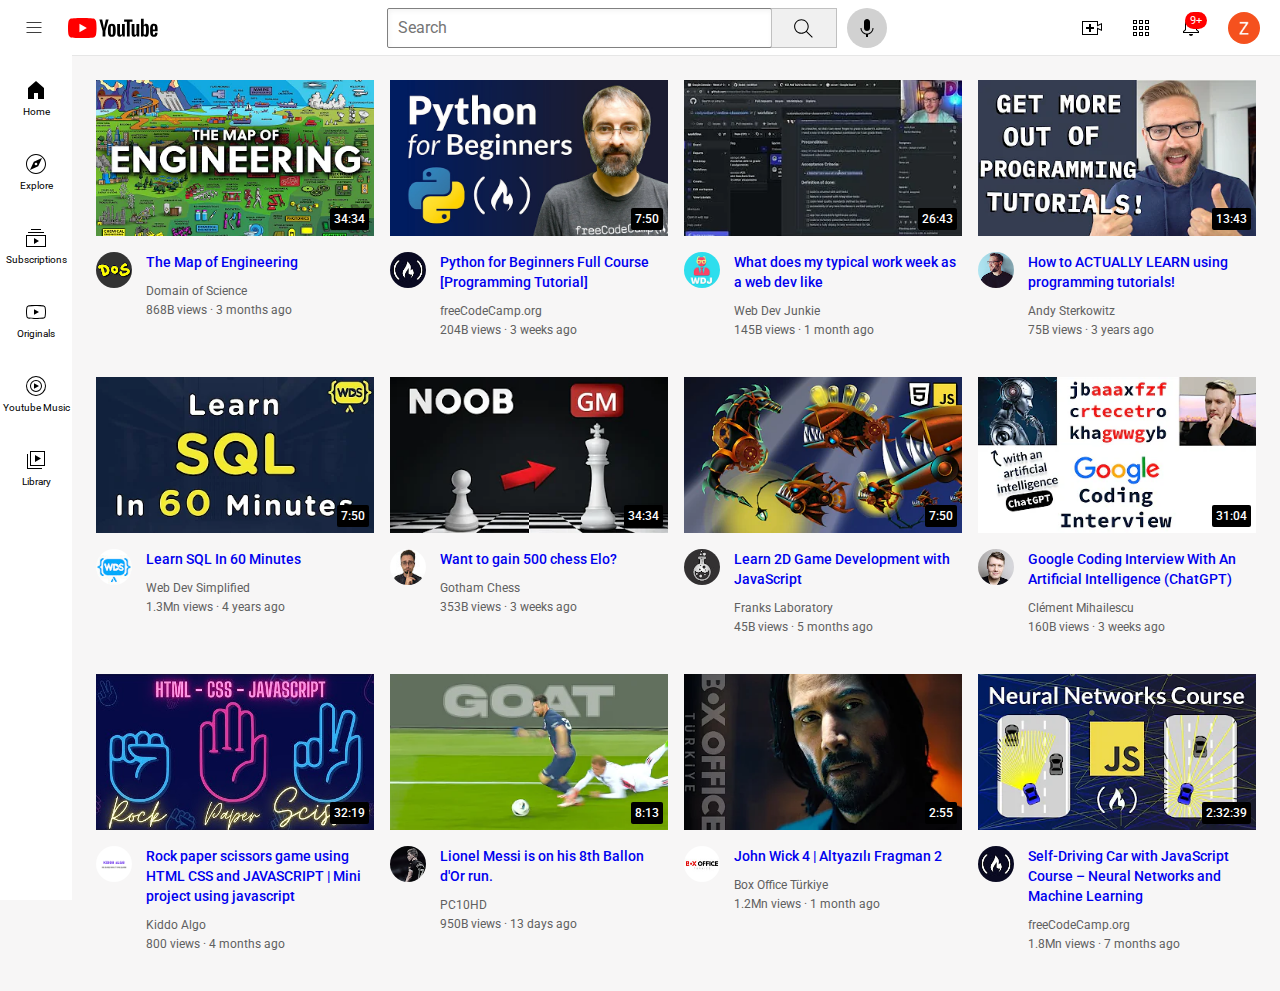
<file: youtube-clone/index.html>
<!DOCTYPE html>
<html lang="en">
<head>
    <title>Youtube Clone</title>
    <link rel="preconnect" href="https://fonts.googleapis.com">
    <link rel="preconnect" href="https://fonts.gstatic.com" crossorigin>
    <link href="https://fonts.googleapis.com/css2?family=Roboto:wght@400;700&display=swap" rel="stylesheet"> 
    <link rel="stylesheet" href="styles/general.css">
    <link rel="stylesheet" href="styles/header.css">
    <link rel="stylesheet" href="styles/video.css">
    <link rel="stylesheet" href="styles/sidebar.css">
    <script src="index.js"></script>
</head>
<body>
    <div class="header">
        <div class="left-section">
            <img class="hamburger-menu" src="icons/hamburger-menu.svg">
            <img class="youtube-logo" src="icons/youtube-logo.svg">
        </div>
        <div class="middle-section">
            <input class="search-box" id="search-bar" type="text" placeholder="Search" onkeyup="search()">
            <button class="search-button">
                <img class="search-icon" src="icons/search.svg">
            </button>
            <button class="voice-search-button">
                <img class="voice-search-icon" src="icons/voice-search-icon.svg">
            </button>
        </div>
        <div class="right-section">
            <img class="upload-icon" src="icons/upload.svg">
            <img class="youtube-apps-icon" src="icons/youtube-apps.svg">
            <div class="notifications-icon-container">
                <img class="notifications-icon" src="icons/notifications.svg">
                <div class="notifications-count">9+</div>
            </div>
            <img class="current-user-picture" src="channel-pictures/ownchan.jpg">
        </div>
        <div class="sidebar">
            <div class="sidebar-link">
                <img src="icons/home.svg">
                <div>Home</div>
            </div>
            <div class="sidebar-link">
                <img src="icons/explore.svg">
                <div>Explore</div>
            </div>
            <div class="sidebar-link">
                <img src="icons/subscriptions.svg">
                <div>Subscriptions</div>
            </div>
            <div class="sidebar-link">
                <img src="icons/originals.svg">
                <div>Originals</div>
            </div>
            <div class="sidebar-link">
                <img src="icons/youtube-music.svg">
                <div>Youtube Music</div>
            </div>
            <div class="sidebar-link">
                <img src="icons/library.svg">
                <div>Library</div>
            </div>
        </div>
    </div>
    <main>
        <section class="video-grid" id="video-grid">
            <div class="video-preview">
                <div class="thumbnail-row">
                    <a href="https://www.youtube.com/watch?v=pQgxiQAMTTo" target="_blank">
                        <img class="thumbnail" src="thumbnails/image8.jpg">
                    </a>
                    <div class="video-time"> 34:34  </div>
                </div>
                <div class="video-info-grid">
                    <div class="channel-picture">
                        <img class="profile-picture" src="channel-pictures/chan8.jpg">
                    </div>
                    <div class="video-info">
                        <a style="text-decoration:none" href="https://www.youtube.com/watch?v=pQgxiQAMTTo" target="_blank">
                            <p class="video-title">The Map of Engineering</p>
                        </a>      
                        <p class="video-author">Domain of Science</p>
                        <p class="video-stats">868B views &#183; 3 months ago</p>
                    </div>
                </div>
            </div>           
            <div class="video-preview">
                <div class="thumbnail-row">
                    <a href="https://www.youtube.com/watch?v=eWRfhZUzrAc" target="_blank">
                        <img class="thumbnail" src="thumbnails/image2.jpg">
                    </a>
                    <div class="video-time"> 7:50  </div>
                </div>
                <div class="video-info-grid">
                    <div class="channel-picture">
                        <img class="profile-picture" src="channel-pictures/chan2.jpg">
                    </div>
                    <div class="video-info">
                        <a style="text-decoration:none" href="https://www.youtube.com/watch?v=eWRfhZUzrAc" target="_blank">
                            <p class="video-title">Python for Beginners  Full Course [Programming Tutorial]</p>
                        </a>                       
                        <p class="video-author">freeCodeCamp.org</p>
                        <p class="video-stats">204B views &#183; 3 weeks ago</p>
                    </div>
                </div>
            </div>           
            <div class="video-preview">
                <div class="thumbnail-row">
                    <a href="https://www.youtube.com/watch?v=KHX4jXDKgE4" target="_blank">
                        <img class="thumbnail" src="thumbnails/image3.jpg">
                    </a>
                    <div class="video-time"> 26:43  </div>
                </div>
                <div class="video-info-grid">
                    <div class="channel-picture">
                        <img class="profile-picture" src="channel-pictures/chan3.jpeg">
                    </div>
                    <div class="video-info">
                        <a style="text-decoration:none" href="https://www.youtube.com/watch?v=KHX4jXDKgE4" target="_blank">
                            <p class="video-title">What does my typical work week as a web dev like</p>
                        </a>    
                        <p class="video-author">Web Dev Junkie</p>
                        <p class="video-stats">145B views &#183; 1 month ago</p>
                    </div>
                </div>
            </div>            
            <div class="video-preview">
                <div class="thumbnail-row">
                    <a href="https://www.youtube.com/watch?v=afop7R5h5vw" target="_blank">
                        <img class="thumbnail" src="thumbnails/image4.jpg">
                    </a>
                    <div class="video-time"> 13:43  </div>
                </div>
                <div class="video-info-grid">
                    <div class="channel-picture">
                        <img class="profile-picture" src="channel-pictures/chan4.jpg">
                    </div>
                    <div class="video-info">
                        <a style="text-decoration:none" href="https://www.youtube.com/watch?v=afop7R5h5vw" target="_blank">
                            <p class="video-title">How to ACTUALLY LEARN using programming tutorials!</p>
                        </a>                      
                        <p class="video-author">Andy Sterkowitz</p>
                        <p class="video-stats">75B views &#183; 3 years ago</p>
                    </div>
                </div>
            </div>          
            <div class="video-preview">
                <div class="thumbnail-row">
                    <a href="https://www.youtube.com/watch?v=p3qvj9hO_Bo&t=2s" target="_blank">
                        <img class="thumbnail" src="thumbnails/image5.jpg">
                    </a>
                    <div class="video-time"> 7:50  </div>
                </div>
                <div class="video-info-grid">
                    <div class="channel-picture">
                        <img class="profile-picture" src="channel-pictures/chan5.jpg">
                    </div>
                    <div class="video-info">
                        <a style="text-decoration:none" href="https://www.youtube.com/watch?v=p3qvj9hO_Bo&t=2s" target="_blank">
                            <p class="video-title">Learn SQL In 60 Minutes</p>
                        </a>
                        <p class="video-author">Web Dev Simplified</p>
                        <p class="video-stats">1.3Mn views &#183; 4 years ago</p>
                    </div>
                </div>
            </div>           
            <div class="video-preview">
                <div class="thumbnail-row">
                    <a href="https://www.youtube.com/watch?v=dF8hrkuExF4&t=1s" target="_blank">
                        <img class="thumbnail" src="thumbnails/image6.jpg">
                    </a>
                    <div class="video-time"> 34:34  </div>
                </div>
                <div class="video-info-grid">
                    <div class="channel-picture">
                        <img class="profile-picture" src="channel-pictures/chan6.jpg">
                    </div>
                    <div class="video-info">
                        <a style="text-decoration:none" href="https://www.youtube.com/watch?v=dF8hrkuExF4&t=1s" target="_blank">
                            <p class="video-title">Want to gain 500 chess Elo?</p>
                        </a>
                        <p class="video-author">Gotham Chess</p>
                        <p class="video-stats">353B views &#183; 3 weeks ago</p>
                    </div>
                </div>
            </div>
            <div class="video-preview">
                <div class="thumbnail-row">
                    <a href="https://www.youtube.com/watch?v=EvC3ge_puQk" target="_blank">
                        <img class="thumbnail" src="thumbnails/image7.jpg">
                    </a>
                    <div class="video-time"> 7:50  </div>
                </div>
                <div class="video-info-grid">
                    <div class="channel-picture">
                        <img class="profile-picture" src="channel-pictures/chan7.jpg">
                    </div>
                    <div class="video-info">
                        <a style="text-decoration:none" href="https://www.youtube.com/watch?v=EvC3ge_puQk" target="_blank">
                            <p class="video-title">Learn 2D Game Development with JavaScript</p>
                        </a>
                        <p class="video-author">Franks Laboratory</p>
                        <p class="video-stats">45B views &#183; 5 months ago</p>
                    </div>
                </div>
            </div>
            <div class="video-preview">
                <div class="thumbnail-row">
                    <a href="https://www.youtube.com/watch?v=gOf2SQVMUL0&t=1s" target="_blank">
                        <img class="thumbnail" src="thumbnails/image9.jpg">
                    </a>
                    <div class="video-time"> 31:04  </div>
                </div>
                <div class="video-info-grid">
                    <div class="channel-picture">
                        <img class="profile-picture" src="channel-pictures/chan9.jpg">
                    </div>
                    <div class="video-info">
                        <a style="text-decoration:none" href="https://www.youtube.com/watch?v=gOf2SQVMUL0&t=1s" target="_blank">
                            <p class="video-title">Google Coding Interview With An Artificial Intelligence (ChatGPT)</p>
                        </a>
                        <p class="video-author">Clément Mihailescu</p>
                        <p class="video-stats">160B views &#183; 3 weeks ago</p>
                    </div>
                </div>
            </div>
            <div class="video-preview">
                <div class="thumbnail-row">
                    <a href="https://www.youtube.com/watch?v=KCsIiGo5zC0&t=1s" target="_blank">
                        <img class="thumbnail" src="thumbnails/image1.jpg">
                    </a>
                    <div class="video-time"> 32:19  </div>
                </div>
                <div class="video-info-grid">
                    <div class="channel-picture">
                        <img class="profile-picture" src="channel-pictures/chan1.jpg">
                    </div>
                    <div class="video-info">
                        <a style="text-decoration:none" href="https://www.youtube.com/watch?v=KCsIiGo5zC0&t=1s" target="_blank">
                            <p class="video-title">Rock paper scissors game using HTML CSS and JAVASCRIPT | Mini project using javascript</p>
                        </a>
                        <p class="video-author">Kiddo Algo</p>
                        <p class="video-stats">800 views &#183; 4 months ago</p>
                    </div>
                </div>
            </div>
            <div class="video-preview">
                <div class="thumbnail-row">
                    <a href="https://www.youtube.com/watch?v=bsfug6itlEY" target="_blank">
                        <img class="thumbnail" src="thumbnails/image10.jpg">
                    </a>
                    <div class="video-time"> 8:13  </div>
                </div>
                <div class="video-info-grid">
                    <div class="channel-picture">
                        <img class="profile-picture" src="channel-pictures/chan10.jpg">
                    </div>
                    <div class="video-info">
                        <a style="text-decoration:none" href="https://www.youtube.com/watch?v=bsfug6itlEY" target="_blank">
                            <p class="video-title">Lionel Messi is on his 8th Ballon d'Or run.</p>
                        </a>
                        <p class="video-author">PC10HD</p>
                        <p class="video-stats">950B views &#183; 13 days ago</p>
                    </div>
                </div>
            </div>
            <div class="video-preview">
                <div class="thumbnail-row">
                    <a href="https://www.youtube.com/watch?v=EShMQOvpvVg&t=1s" target="_blank">
                        <img class="thumbnail" src="thumbnails/image11.jpg">
                    </a>
                    <div class="video-time"> 2:55  </div>
                </div>
                <div class="video-info-grid">
                    <div class="channel-picture">
                        <img class="profile-picture" src="channel-pictures/chan11.jpg">
                    </div>
                    <div class="video-info">
                        <a style="text-decoration:none" href="https://www.youtube.com/watch?v=EShMQOvpvVg&t=1s" target="_blank">
                            <p class="video-title">John Wick 4 | Altyazılı Fragman 2</p>
                        </a>
                        <p class="video-author">Box Office Türkiye</p>
                        <p class="video-stats">1.2Mn views &#183; 1 month ago</p>
                    </div>
                </div>
            </div>
            <div class="video-preview">
                <div class="thumbnail-row">
                    <a href="https://www.youtube.com/watch?v=Rs_rAxEsAvI" target="_blank">
                        <img class="thumbnail" src="thumbnails/image12.jpg">
                    </a>
                    <div class="video-time"> 2:32:39  </div>
                </div>
                <div class="video-info-grid">
                    <div class="channel-picture">
                        <img class="profile-picture" src="channel-pictures/chan2.jpg">
                    </div>
                    <div class="video-info">
                        <a style="text-decoration:none" href="https://www.youtube.com/watch?v=Rs_rAxEsAvI" target="_blank">
                            <p class="video-title">Self-Driving Car with JavaScript Course – Neural Networks and Machine Learning</p>
                        </a>
                        <p class="video-author">freeCodeCamp.org</p>
                        <p class="video-stats">1.8Mn views &#183; 7 months ago</p>
                    </div>
                </div>
            </div>
        
        <section>
    </main>
</body>
</html>
</file>
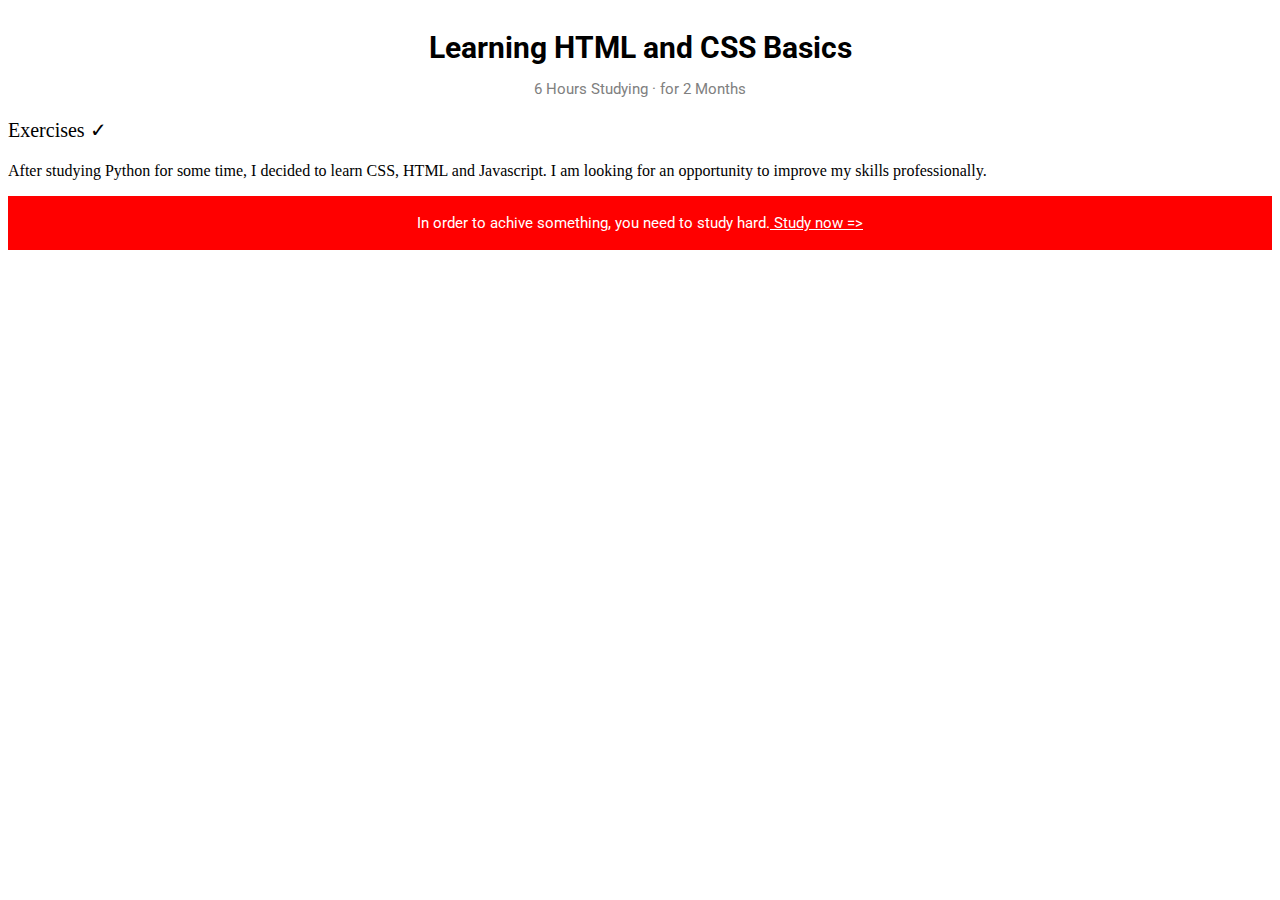
<file: text.html>
<!DOCTYPE html>
<html>
    <head>
        <title>Practice Text</title>
       
        <link rel="preconnect" href="https://fonts.googleapis.com">
        <link rel="preconnect" href="https://fonts.gstatic.com" crossorigin>
        <link href="https://fonts.googleapis.com/css2?family=Roboto:wght@400;700&display=swap" rel="stylesheet">
        
        <link rel="stylesheet" href="styles/text.css">
    </head>

    <body>
        <p class="main-title">
            Learning HTML and CSS Basics
        </p>
        
        <p class="main-subtext">
            6 Hours Studying &#183; for 2 Months
        </p>
        
        <p class="min">
            Exercises &#10003;
        </p>
        
        <p class="Main-para">
            After studying Python for some time, I decided to learn CSS, HTML and Javascript. I am looking for an opportunity to improve 
            my skills professionally.
        </p>
        
        <p class="study-text">
            In order to achive something, you need to study hard.<span class="span-ex"> Study now =></span>
        </p>
    </body>
</html>
</file>
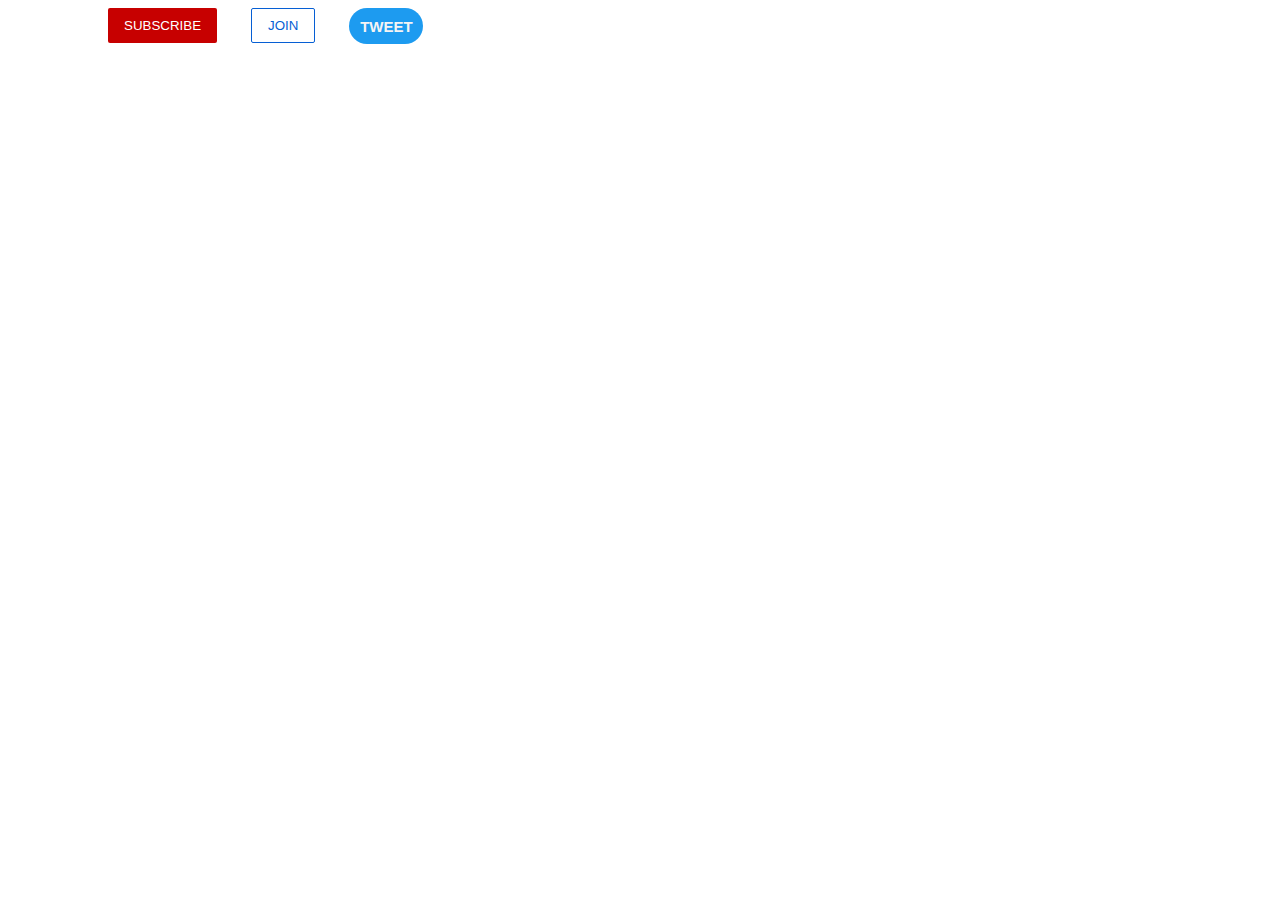
<file: intro-to-html and css/buttons.html>
<!DOCTYPE html>
<html>
    <head>
        <title>Practice Buttons</title>
        <link rel="stylesheet" href="styles/buttons.css">
    </head>

    <body>
        <button class="subscribe-button">SUBSCRIBE</button>
        <button class="join-button">JOIN</button>
        <button class="tweet-button">TWEET</button>
    </body>
</html>
</file>
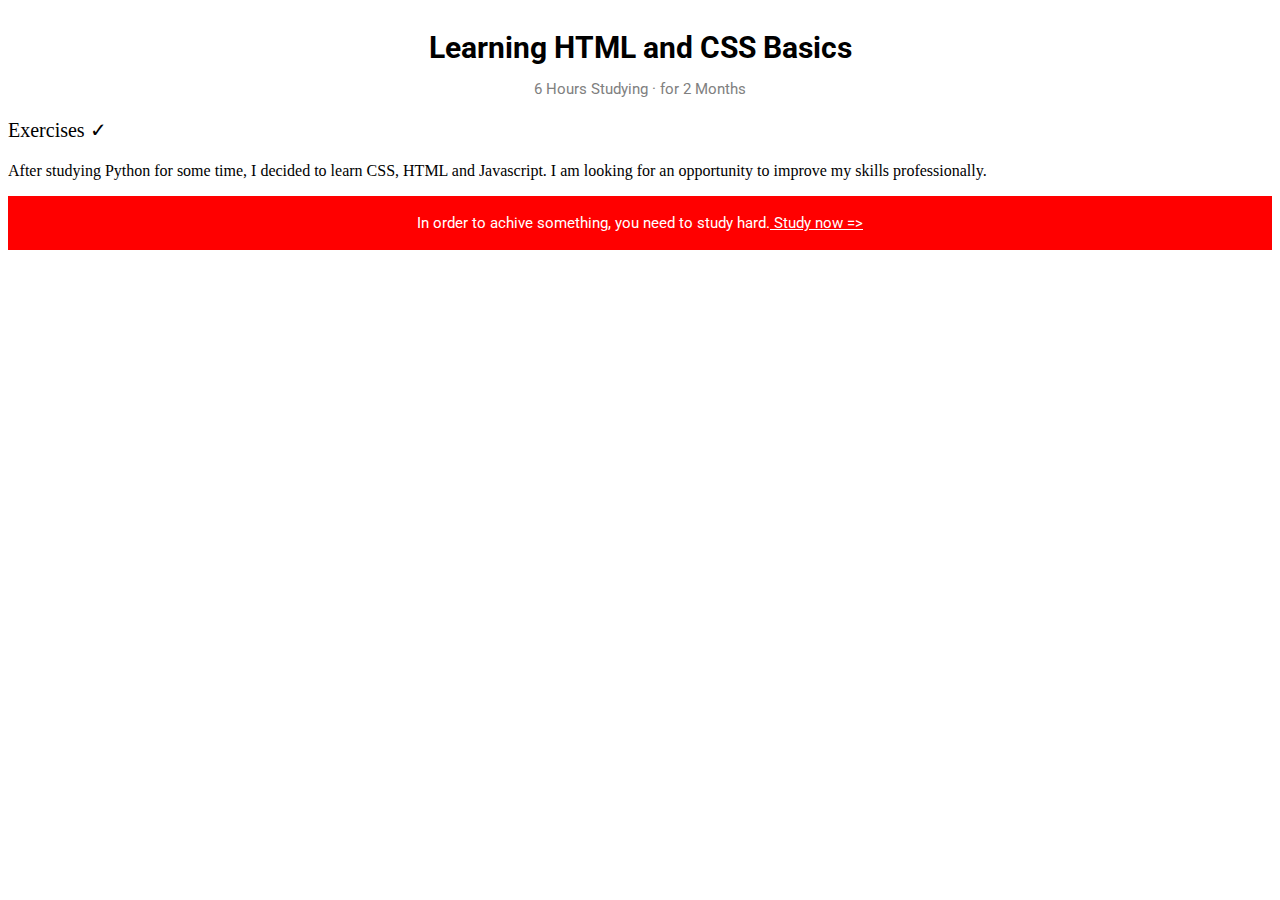
<file: intro-to-html and css/text.html>
<!DOCTYPE html>
<html>
    <head>
        <title>Practice Text</title>
       
        <link rel="preconnect" href="https://fonts.googleapis.com">
        <link rel="preconnect" href="https://fonts.gstatic.com" crossorigin>
        <link href="https://fonts.googleapis.com/css2?family=Roboto:wght@400;700&display=swap" rel="stylesheet">
        <link rel="stylesheet" href="styles/text.css">
    </head>

    <body>
        <p class="main-title">
            Learning HTML and CSS Basics
        </p>
        
        <p class="main-subtext">
            6 Hours Studying &#183; for 2 Months
        </p>
        
        <p class="min">
            Exercises &#10003;
        </p>
        
        <p class="Main-para">
            After studying Python for some time, I decided to learn CSS, HTML and Javascript. I am looking for an opportunity to improve 
            my skills professionally.
        </p>
        
        <p class="study-text">
            In order to achive something, you need to study hard.<span class="span-ex"> Study now =></span>
        </p>
    </body>
</html>
</file>
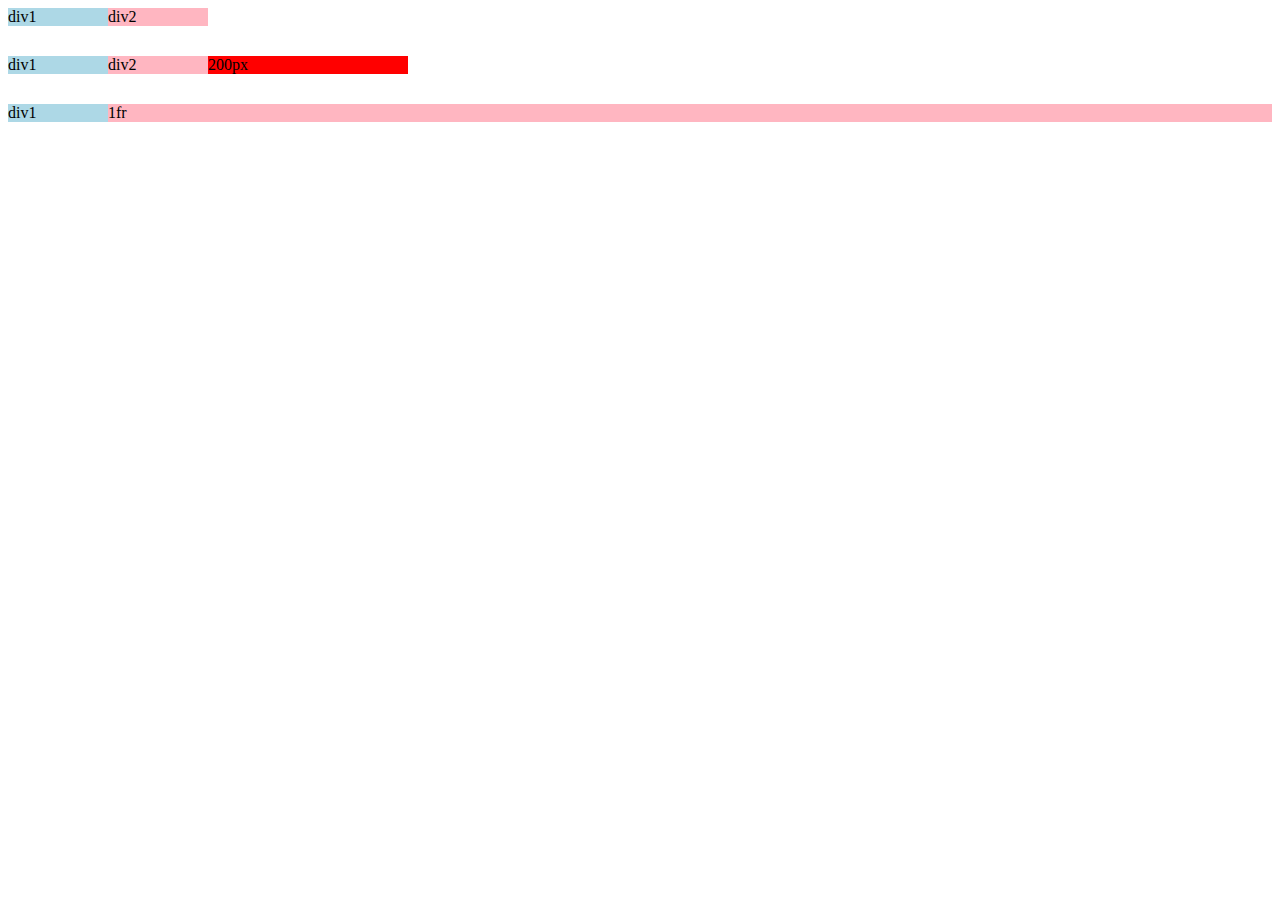
<file: youtube-clone/grid.html>
<!DOCTYPE html>
<html lang="en">
<head>
    <title>Grid</title>
</head>
<body>
    <div style="
        display:grid;
        grid-template-columns:100px 100px ;
        ">
            <div style="background-color: lightblue">div1</div>
            <div style="background-color: lightpink">div2</div>
    </div>
    <div style="
        margin-top:30px;
        display:grid;
        grid-template-columns:100px 100px 200px;
        ">
            <div style="background-color: lightblue">div1</div>
            <div style="background-color: lightpink">div2</div>
            <div style="background-color: red">200px</div>
    </div>
    
    <div style="
        margin-top:30px;
        display:grid;
        grid-template-columns:100px 1fr ;
        ">
            <div style="background-color: lightblue">div1</div>
            <div style="background-color: lightpink">1fr</div>
            
     </div>

    
</body>
</html>
</file>
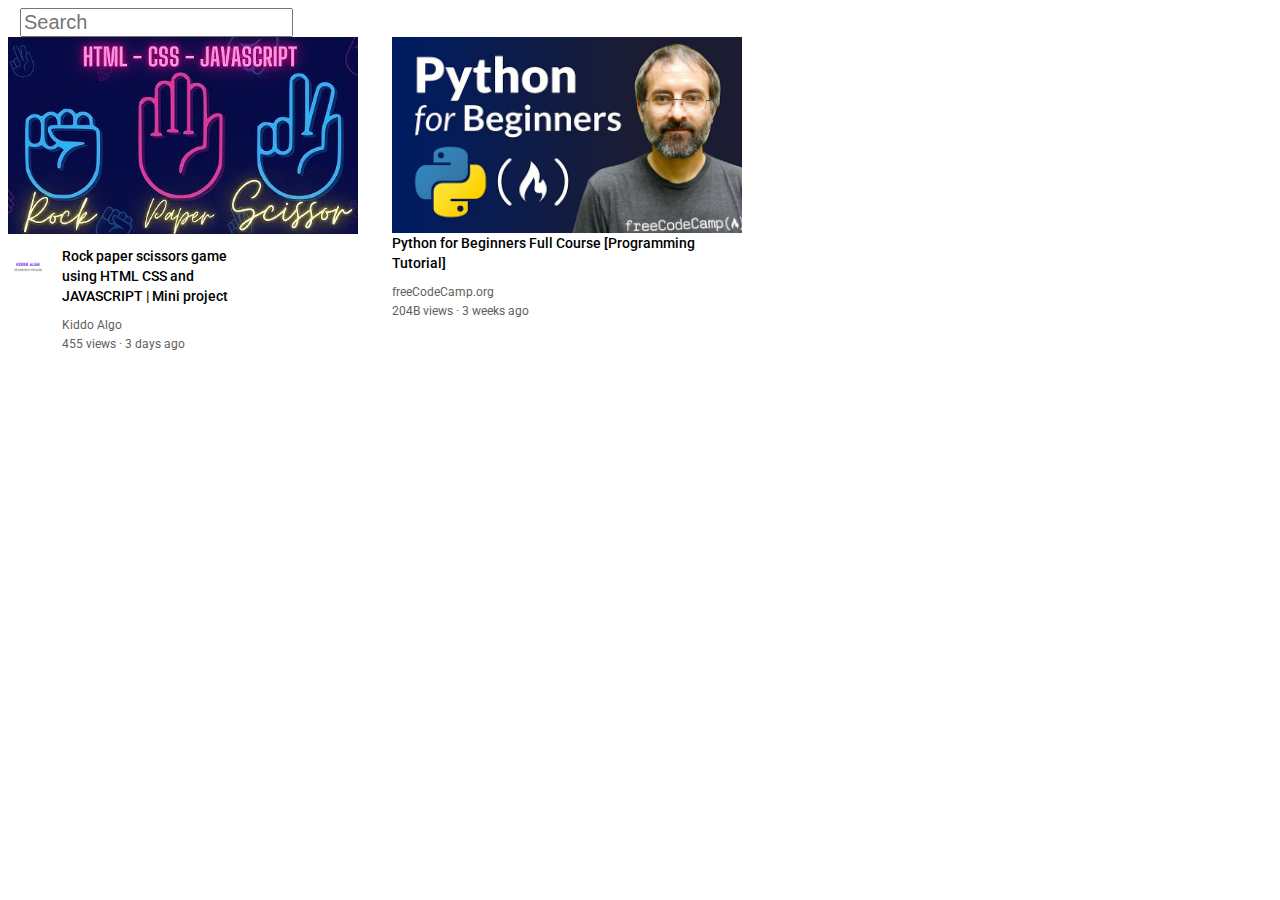
<file: youtube-clone/text.html>
<!DOCTYPE html>
<html lang="en">
<head>
    <title>Youtube Clone</title>
    <link rel="preconnect" href="https://fonts.googleapis.com">
    <link rel="preconnect" href="https://fonts.gstatic.com" crossorigin>
    <link href="https://fonts.googleapis.com/css2?family=Roboto:wght@400;700&display=swap" rel="stylesheet">
<style>
    p{
        font-family: Roboto , Arial;
        margin-top: 0;
        margin-bottom: 0;
    }
        .thumbnail{
            width: 350px;
            display: block;
        }
        .search-box{
            font-size: 20px;
            margin-left: 12px;
            display: block;
        }
        .video-title{
            margin-top: 0;
            font-size: 14px;
            font-weight: 500;
            line-height: 20px;
            margin-bottom: 12px;
        }
        .video-preview{
            width:350px ;
            display: inline-block;
            vertical-align: top;
            margin-right: 30px;
        }
        .channel-picture{
            display: inline-block;
            width: 50px;
            vertical-align: top;
        }
        .video-info{
            display: inline-block;
            width: 200px;
        }
        .profile-picture{
            width: 40px;
            border-radius: 20px;
        }
        .thumbnail-row{
            margin-bottom: 12px;
        }
        .video-author,.video-stats{
            font-size: 12px;
            color:rgb(96,96,96);
        }
        .video-author{
            margin-bottom: 5px;
        }
        
         
    </style>
</head>
<body>
    <input class="search-box" type="text" placeholder="Search">
    
<div class="video-preview">
    <div class="thumbnail-row">
        <img class="thumbnail" src="thumbnails/image1.jpg">
    </div>
    <div>
        <div class="channel-picture">
            <img class="profile-picture" src="channel-pictures/chan1.jpg">
        </div>
        <div class="video-info">
            <p class="video-title">Rock paper scissors game using HTML CSS and JAVASCRIPT | Mini project</p>
            <p class="video-author">Kiddo Algo</p>
            <p class="video-stats">455 views &#183; 3 days ago</p>
        </div>
    </div>
</div>

<div class="video-preview">
    <img class="thumbnail" src="thumbnails/image2.jpg">
    
    <p class="video-title">Python for Beginners  Full Course [Programming Tutorial]</p>
    <p class="video-author">freeCodeCamp.org  </p>
    <p class="video-stats">204B views &#183; 3 weeks ago</p>
</div>
</body>
</html>
</file>
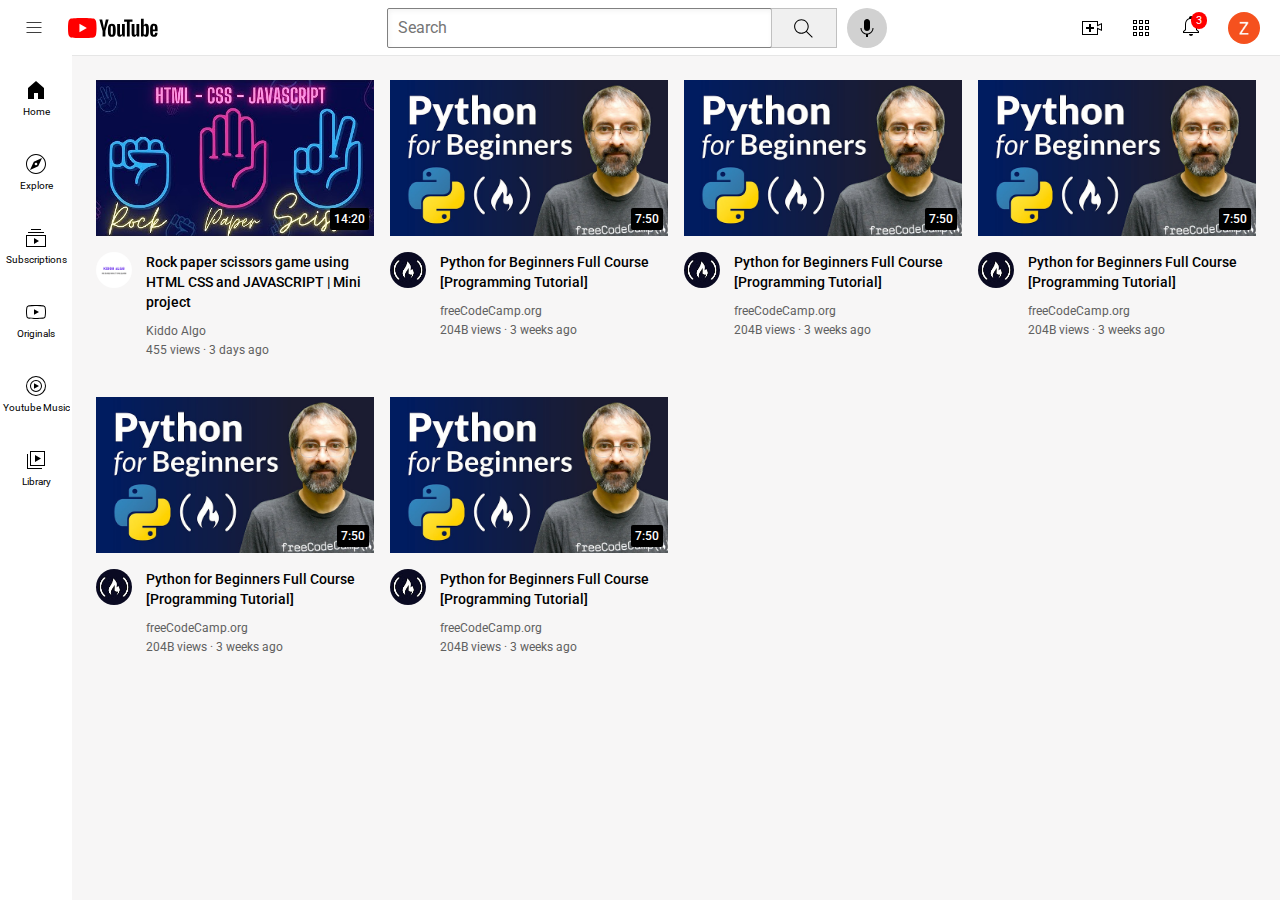
<file: youtube-clone/youtube.html>
<!DOCTYPE html>
<html lang="en">
<head>
    <title>Youtube Clone</title>
    <link rel="preconnect" href="https://fonts.googleapis.com">
    <link rel="preconnect" href="https://fonts.gstatic.com" crossorigin>
    <link href="https://fonts.googleapis.com/css2?family=Roboto:wght@400;700&display=swap" rel="stylesheet">
    
    <link rel="stylesheet" href="styles/general.css">
    <link rel="stylesheet" href="styles/header.css">
    <link rel="stylesheet" href="styles/video.css">
    <link rel="stylesheet" href="styles/sidebar.css">
</head>
<body>
    <div class="header">
        <div class="left-section">
            <img class="hamburger-menu" src="icons/hamburger-menu.svg">
            <img class="youtube-logo" src="icons/youtube-logo.svg">
        </div>
        <div class="middle-section">
            <input class="search-box" type="text" placeholder="Search">
            <button class="search-button">
                <img class="search-icon" src="icons/search.svg">
            </button>
            <button class="voice-search-button">
                <img class="voice-search-icon" src="icons/voice-search-icon.svg">
            </button>
        </div>
        <div class="right-section">
            <img class="upload-icon" src="icons/upload.svg">
            <img class="youtube-apps-icon" src="icons/youtube-apps.svg">
            <div class="notifications-icon-container">
                <img class="notifications-icon" src="icons/notifications.svg">
                <div class="notifications-count">3</div>
            </div>
            <img class="current-user-picture" src="channel-pictures/ownchan.jpg">
        </div>
        <div class="sidebar">
            <div class="sidebar-link">
                <img src="icons/home.svg">
                <div>Home</div>
            </div>
            <div class="sidebar-link">
                <img src="icons/explore.svg">
                <div>Explore</div>
            </div>
            <div class="sidebar-link">
                <img src="icons/subscriptions.svg">
                <div>Subscriptions</div>
            </div>
            <div class="sidebar-link">
                <img src="icons/originals.svg">
                <div>Originals</div>
            </div>
            <div class="sidebar-link">
                <img src="icons/youtube-music.svg">
                <div>Youtube Music</div>
            </div>
            <div class="sidebar-link">
                <img src="icons/library.svg">
                <div>Library</div>
            </div>
        </div>
    </div>
<div class="video-grid">
    <div class="video-preview">
        <div class="thumbnail-row">
            <img class="thumbnail" src="thumbnails/image1.jpg">
            <div class="video-time"> 14:20  </div>
        </div>
        <div class="video-info-grid">
            <div class="channel-picture">
                <img class="profile-picture" src="channel-pictures/chan1.jpg">
            </div>
            <div class="video-info">
                <p class="video-title">Rock paper scissors game using HTML CSS and JAVASCRIPT | Mini project</p>
                <p class="video-author">Kiddo Algo</p>
                <p class="video-stats">455 views &#183; 3 days ago</p>
            </div>
        </div>
    </div>
    
    <div class="video-preview">
        <div class="thumbnail-row">
            <img class="thumbnail" src="thumbnails/image2.jpg">
            <div class="video-time"> 7:50  </div>
        </div>
        <div class="video-info-grid">
            <div class="channel-picture">
                <img class="profile-picture" src="channel-pictures/chan2.jpg">
            </div>
            <div class="video-info">
                <p class="video-title">Python for Beginners  Full Course [Programming Tutorial]</p>
                <p class="video-author">freeCodeCamp.org</p>
                <p class="video-stats">204B views &#183; 3 weeks ago</p>
            </div>
        </div>
    </div>
    
    <div class="video-preview">
        <div class="thumbnail-row">
            <img class="thumbnail" src="thumbnails/image2.jpg">
            <div class="video-time"> 7:50  </div>
        </div>
        <div class="video-info-grid">
            <div class="channel-picture">
                <img class="profile-picture" src="channel-pictures/chan2.jpg">
            </div>
            <div class="video-info">
                <p class="video-title">Python for Beginners  Full Course [Programming Tutorial]</p>
                <p class="video-author">freeCodeCamp.org</p>
                <p class="video-stats">204B views &#183; 3 weeks ago</p>
            </div>
        </div>
    </div>
    
    <div class="video-preview">
        <div class="thumbnail-row">
            <img class="thumbnail" src="thumbnails/image2.jpg">
            <div class="video-time"> 7:50  </div>
        </div>
        <div class="video-info-grid">
            <div class="channel-picture">
                <img class="profile-picture" src="channel-pictures/chan2.jpg">
            </div>
            <div class="video-info">
                <p class="video-title">Python for Beginners  Full Course [Programming Tutorial]</p>
                <p class="video-author">freeCodeCamp.org</p>
                <p class="video-stats">204B views &#183; 3 weeks ago</p>
            </div>
        </div>
    </div>
    
    <div class="video-preview">
        <div class="thumbnail-row">
            <img class="thumbnail" src="thumbnails/image2.jpg">
            <div class="video-time"> 7:50  </div>
        </div>
        <div class="video-info-grid">
            <div class="channel-picture">
                <img class="profile-picture" src="channel-pictures/chan2.jpg">
            </div>
            <div class="video-info">
                <p class="video-title">Python for Beginners  Full Course [Programming Tutorial]</p>
                <p class="video-author">freeCodeCamp.org</p>
                <p class="video-stats">204B views &#183; 3 weeks ago</p>
            </div>
        </div>
    </div>
    
    <div class="video-preview">
        <div class="thumbnail-row">
            <img class="thumbnail" src="thumbnails/image2.jpg">
            <div class="video-time"> 7:50  </div>
        </div>
        <div class="video-info-grid">
            <div class="channel-picture">
                <img class="profile-picture" src="channel-pictures/chan2.jpg">
            </div>
            <div class="video-info">
                <p class="video-title">Python for Beginners  Full Course [Programming Tutorial]</p>
                <p class="video-author">freeCodeCamp.org</p>
                <p class="video-stats">204B views &#183; 3 weeks ago</p>
            </div>
        </div>
    </div>

</div>


</body>
</html>
</file>
<file: youtube-clone/styles/general.css>
p{
    font-family: Roboto , Arial;
    margin-top: 0;
    margin-bottom: 0;
}

body {
    margin:0;
    padding-top: 80px;
    padding-left: 96px;
    padding-right: 24px;
    background-color: rgb(247, 246, 246);
}
</file>
<file: youtube-clone/styles/header.css>
.header {
    height: 55px;
    display: flex;
    flex-direction: row;
    justify-content: space-between;

    position: fixed;
    top:0;
    left:0;
    right: 0;
    background-color: white;
    border-bottom-width: 1px;
    border-bottom-style: solid;
    border-bottom-color: rgb(230,230,230);
    z-index: 100;

}

.left-section{
    display: flex;
    align-items: center;
    
}
.hamburger-menu{
    height: 20px;
    margin-left: 24px;
    margin-right: 24px;
}
.youtube-logo{
    height: 20px;
    cursor: pointer;
}



.middle-section{
    flex:1;
    margin-left: 70px;
    margin-right: 35px;
    max-width: 500px;
    display: flex;
    align-items: center;
}
.search-box{
    flex:1;
    height: 36px;
    padding-left: 10px;
    font-size: 16px;
    border-radius: 2px;
    border: 1px solid gray;
    box-shadow: inset 1px 2px 5px rgba(0,0,0,0.05);
    width: 0;
}
.search-box::placeholder{
    font-family: Roboto,Arial;
    font-size: 16px;
}
.search-button{
    height: 40px;
    width: 66px ;
    background-color: rgb(240,240,240);
    border-width: 1px;
    border-style: solid;
    border-color: rgb(192,192,192);
    margin-left: -1px;
    margin-right: 10px;
}

.search-icon{
    height: 25px;
    margin-top: 4px;
}
.voice-search-button{
    height: 40px;
    width: 40px;
    border-radius: 20px;
    border:none;
    background-color: rgb(209, 209, 209);
}
.voice-search-icon{
    height: 24px;
    margin-top: 4px;
}


.right-section{
    width: 180px;
    margin-right: 20px;
    display: flex;
    align-items: center;
    justify-content: space-between;
    flex-shrink: 0;
    
}
.upload-icon{
    height: 24px;
}
.youtube-apps-icon{
    height: 24px;
}
.notifications-icon{
    height: 24px;
}
.notifications-icon-container{
    position: relative;
}
.notifications-count{
    position: absolute;
    top: -2px;
    right: -4px;
    background-color: red;
    color: white;
    font-family: Roboto,Arial;
    font-size: 11px;
    padding-left: 5px;
    padding-right: 5px;
    padding-top: 2px;
    padding-bottom: 2px;
    border-radius: 10px;

}
.current-user-picture{
    height: 32px;
    border-radius: 16px;
}
</file>
<file: youtube-clone/styles/video.css>
.thumbnail{
            width: 100%;
        }
        
        .video-title{
            margin-top: 0;
            font-size: 14px;
            font-weight: 500;
            line-height: 20px;
            margin-bottom: 12px;
        }
        
        .video-info-grid{
            display: grid;
            grid-template-columns: 50px 1fr;
        }
    
        .profile-picture{
            width: 36px;
            border-radius: 20px;
        }
        .thumbnail-row{
            margin-bottom: 12px;
            position: relative;
        }
        .video-author,.video-stats{
            font-size: 12px;
            color:rgb(96,96,96);
        }
        .video-author{
            margin-bottom: 5px;
        }
        .video-grid{
            display: grid;
            grid-template-columns: 1fr 1fr 1fr;
            column-gap: 16px;
            row-gap: 40px; 
        }

        @media (max-width:810px){
            .video-grid{
                grid-template-columns: 1fr 1fr;
            }
        }

        @media (min-width:811px) and (max-width:999px){
            .video-grid{
                grid-template-columns: 1fr 1fr 1fr ;
            }
        }

        @media (min-width:1000px){
            .video-grid{
                grid-template-columns: 1fr 1fr 1fr 1fr;
            }
        }

        

        .video-time{
            font-family: Roboto,Arial;
            font-size: 12px;
            font-weight: 500;
            padding: 4px;
            border-radius: 2px;
            background-color: black;
            color: white;
            position: absolute;
            bottom: 10px;
            right: 5px;
        }
</file>
<file: youtube-clone/styles/sidebar.css>
.sidebar{
    position: fixed;
    left: 0;
    bottom: 0;
    top: 55px;
    background-color: white;
    width: 72px;
    z-index: 200;
    padding-top: 5px;
}
.sidebar-link{
    height: 74px;
    display: flex;
    justify-content: center;
    align-items: center;
    flex-direction: column;
    cursor: pointer;
}
.sidebar-link-hover{
    background-color: rgb(234, 234, 234);
}
.sidebar-link img{
    height: 24px;
    margin-bottom: 4px;
}
.sidebar-link div{
    font-size: 10px;
    font-family: Roboto,Arial;

}
</file>
<file: styles/text.css>
.main-title{
    font-family: Roboto;
    font-size: 30px;
    font-weight: bold;
    text-align: center;
    margin-bottom: 10px;
}

.main-subtext{
    font-family: Roboto;
    font-size: 15px;
    color: gray;
    text-align: center;
}

.min{
    font-size: 20px;
}

.main-para{
    font-size: 13px;
    font-family: Roboto;
}

.study-text{
    font-family: Roboto;
    margin-bottom: 50px;
    font-size: 15px;
    background-color: red;
    color: white;
    text-align: center;
    padding-top: 18px;
    padding-bottom: 18px;
}

.span-ex {
    cursor: pointer;
    text-decoration: underline;
}
</file>
<file: intro-to-html and css/styles/buttons.css>
.subscribe-button {
    background-color: rgb(199, 0, 0);
    color:white;
    border:none;
    border-radius: 2px;
    cursor: pointer;
    margin-right: 30px;
    margin-left: 100px;
    padding-top: 10px;
    padding-bottom: 10px;
    padding-left: 16px;
    padding-right: 16px;
    transition: opacity 0.20s;
    vertical-align: top;
}
.subscribe-button:hover {
    opacity: 0.7;
}
.subscribe-button:active{
    opacity: 0.3;
}

.join-button {
    background-color: white;
    color: rgb(6,95,212);
    border: black;
    border-style: solid;
    border-color: rgb(6,95,212);
    border-radius: 2px;
    border-width: 1px;
    cursor:pointer;
    margin-right: 30px;
    padding-top: 9px;
    padding-bottom: 9px;
    padding-left: 16px;
    padding-right: 16px;
    transition: opacity 0.20s;
    transition: background-color 1s,
    color 1s;
    vertical-align: top;
}
.join-button:hover{
    background-color:rgb(6,95,212);
    color:white;    
}
.join-button:active{
    opacity: 0.7;
}

.tweet-button{
    background-color: rgb(29,155,240);
    color:rgb(245, 244, 244);
    border:none;
    height: 36px;
    width: 74px;
    border-radius: 18px;
    font-weight: bold;
    font-size:15px;
    cursor: pointer;
    transition:box-shadow 0.15s;
    vertical-align: top;
}
.tweet-button:hover{
    box-shadow: 5px 5px 10px rgba(0,0,0,0.15);
}
</file>
<file: intro-to-html and css/styles/text.css>
.main-title{
    font-family: Roboto;
    font-size: 30px;
    font-weight: bold;
    text-align: center;
    margin-bottom: 10px;
}

.main-subtext{
    font-family: Roboto;
    font-size: 15px;
    color: gray;
    text-align: center;
}

.min{
    font-size: 20px;
}

.main-para{
    font-size: 13px;
    font-family: Roboto;
}

.study-text{
    font-family: Roboto;
    margin-bottom: 50px;
    font-size: 15px;
    background-color: red;
    color: white;
    text-align: center;
    padding-top: 18px;
    padding-bottom: 18px;
}

.span-ex {
    cursor: pointer;
    text-decoration: underline;
}
</file>
